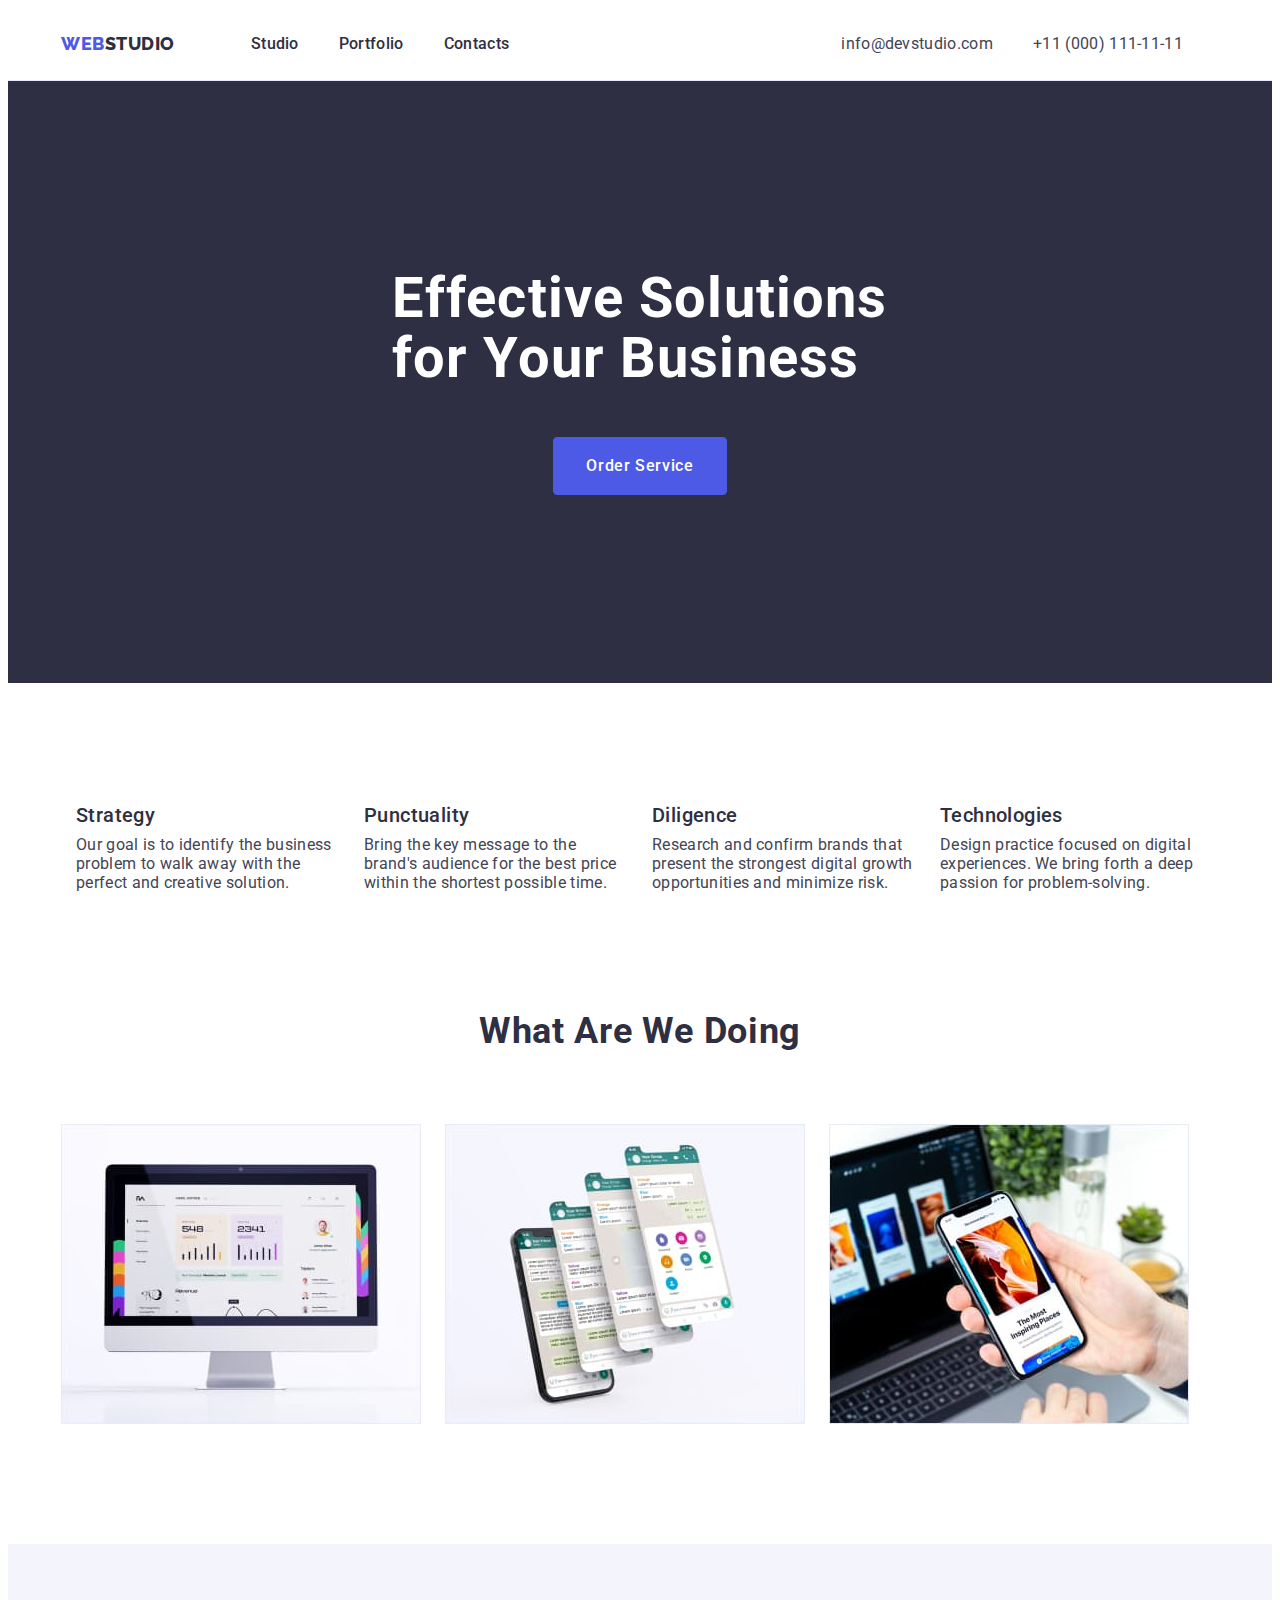
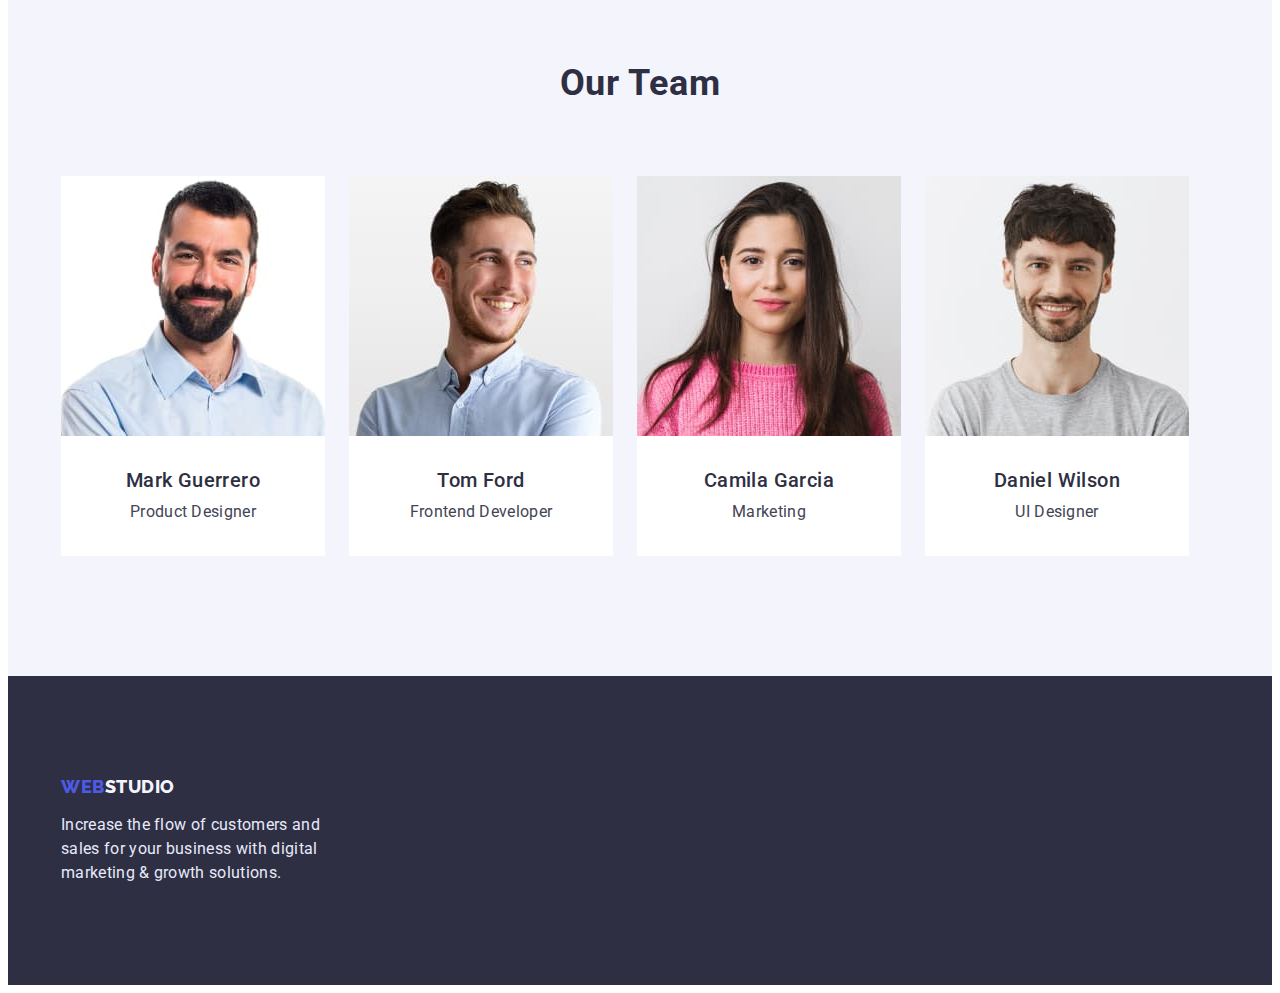
<file: index.html>
<!DOCTYPE html>
<html lang="en">
  <head>
    <meta charset="UTF-8" />
    <meta http-equiv="X-UA-Compatible" content="IE=edge" />
    <meta name="viewport" content="width=device-width, initial-scale=1.0" />
    <title>WebStudio</title>
    <link
      rel="stylesheet"
      href="https://cdnjs.cloudflare.com/ajax/libs/modern-normalize/1.1.0/modern-normalize.min.css"
      integrity="sha512-wpPYUAdjBVSE4KJnH1VR1HeZfpl1ub8YT/NKx4PuQ5NmX2tKuGu6U/JRp5y+Y8XG2tV+wKQpNHVUX03MfMFn9Q=="
      crossorigin="anonymous"
      referrerpolicy="no-referrer"
    />
    <link rel="preconnect" href="https://fonts.googleapis.com" />
    <link rel="preconnect" href="https://fonts.gstatic.com" crossorigin />
    <link
      href="https://fonts.googleapis.com/css2?family=Raleway:wght@800&family=Roboto:wght@400;500;700&display=swap"
      rel="stylesheet"
    />
    <link rel="stylesheet" href="./css/styles.css" />
  </head>
  <body>
    <header class="header">
      <div class="container header-container">
        <nav class="header-navigation">
          <a href="./index.html" class="header-logo link">
            Web <span>Studio</span></a
          >
          <ul class="header-list list">
            <li class="header-item">
              <a href="" class="header-link link">Studio</a>
            </li>
            <li class="header-item">
              <a href="portfolio.html" class="header-link link">Portfolio</a>
            </li>
            <li class="header-item">
              <a href="" class="header-link link">Contacts</a>
            </li>
          </ul>
        </nav>
        <address class="header-addres">
          <ul class="header-list list">
            <li>
              <a href="mailto:info@devstudio.com" class="header-mail link"
                >info@devstudio.com</a
              >
            </li>
            <li>
              <a href="tel:+110001111111" class="header-tel link"
                >+11 (000) 111-11-11</a
              >
            </li>
          </ul>
        </address>
      </div>
    </header>
    <main>
      <!-- Hero section -->
      <section class="hero">
        <div class="container">
          <h1 class="hero-title">Effective Solutions for Your Business</h1>
          <button type="button" class="hero-btn">Order Service</button>
        </div>
      </section>
      <!-- /Hero section -->
      <!-- Section first -->
      <section class="section-first">
        <div class="container">
          <h2 class="section-first-tittle visually-hidden">
            About the company
          </h2>
          <ul class="section-first-list list">
            <li class="section-first-item">
              <h3 class="section-first-heading">Strategy</h3>
              <p class="section-first-text">
                Our goal is to identify the business problem to walk away with
                the perfect and creative solution.
              </p>
            </li>
            <li class="section-first-item">
              <h3 class="section-first-heading">Punctuality</h3>
              <p class="section-first-text">
                Bring the key message to the brand's audience for the best price
                within the shortest possible time.
              </p>
            </li>
            <li class="section-first-item">
              <h3 class="section-first-heading">Diligence</h3>
              <p class="section-first-text">
                Research and confirm brands that present the strongest digital
                growth opportunities and minimize risk.
              </p>
            </li>
            <li class="section-first-item">
              <h3 class="section-first-heading">Technologies</h3>
              <p class="section-first-text">
                Design practice focused on digital experiences. We bring forth a
                deep passion for problem-solving.
              </p>
            </li>
          </ul>
        </div>
      </section>
      <!-- /Section first -->
      <!-- Section second -->
      <section class="section-second">
        <div class="container section-second-container">
          <h2 class="section-second-tittle">What are we doing</h2>
          <ul class="section-second-list list">
            <li class="section-second-item">
              <img
                src="./images/Whatarewedoing1.jpg"
                alt="An example of our work"
                width="360"
              />
            </li>
            <li class="section-second-item">
              <img
                src="./images/Whatarewedoing2.jpg"
                alt="An example of our work"
                width="360"
              />
            </li>
            <li class="section-second-item">
              <img
                src="./images/Whatarewedoing3.jpg"
                alt="An example of our work"
                width="360"
              />
            </li>
          </ul>
        </div>
      </section>
      <!-- /Section second -->
      <!-- Section third -->
      <section class="section-third">
        <div class="container section-third-container">
          <h2 class="section-third-tittle">Our Team</h2>
          <ul class="section-third-list list">
            <li class="section-third-item">
              <img
                src="./images/Mark.jpg"
                alt="photo of the employee"
                width="264"
              />
              <div class="section-third-item-container">
                <h3 class="section-third-heading">Mark Guerrero</h3>
                <p class="section-third-text">Product Designer</p>
              </div>
            </li>
            <li class="section-third-item">
              <img
                src="./images/Tom.jpg"
                alt="photo of the employee"
                width="264"
              />
              <div class="section-third-item-container">
                <h3 class="section-third-heading">Tom Ford</h3>
                <p class="section-third-text">Frontend Developer</p>
              </div>
            </li>
            <li class="section-third-item">
              <img
                src="./images/Camila.jpg"
                alt="photo of the employee"
                width="264"
              />
              <div class="section-third-item-container">
                <h3 class="section-third-heading">Camila Garcia</h3>
                <p class="section-third-text">Marketing</p>
              </div>
            </li>
            <li class="section-third-item">
              <img
                src="./images/Daniel.jpg"
                alt="photo of the employee"
                width="264"
              />
              <div class="section-third-item-container">
                <h3 class="section-third-heading">Daniel Wilson</h3>
                <p class="section-third-text">UI Designer</p>
              </div>
            </li>
          </ul>
        </div>
      </section>
      <!-- /Section third -->
    </main>
    <footer class="footer">
      <div class="container footer-container">
        <a href="./index.html" class="footer-logo link"
          >Web <span>Studio</span></a
        >
        <p class="footer-text">
          Increase the flow of customers and sales for your business with
          digital marketing & growth solutions.
        </p>
      </div>
    </footer>
  </body>
</html>
</file>
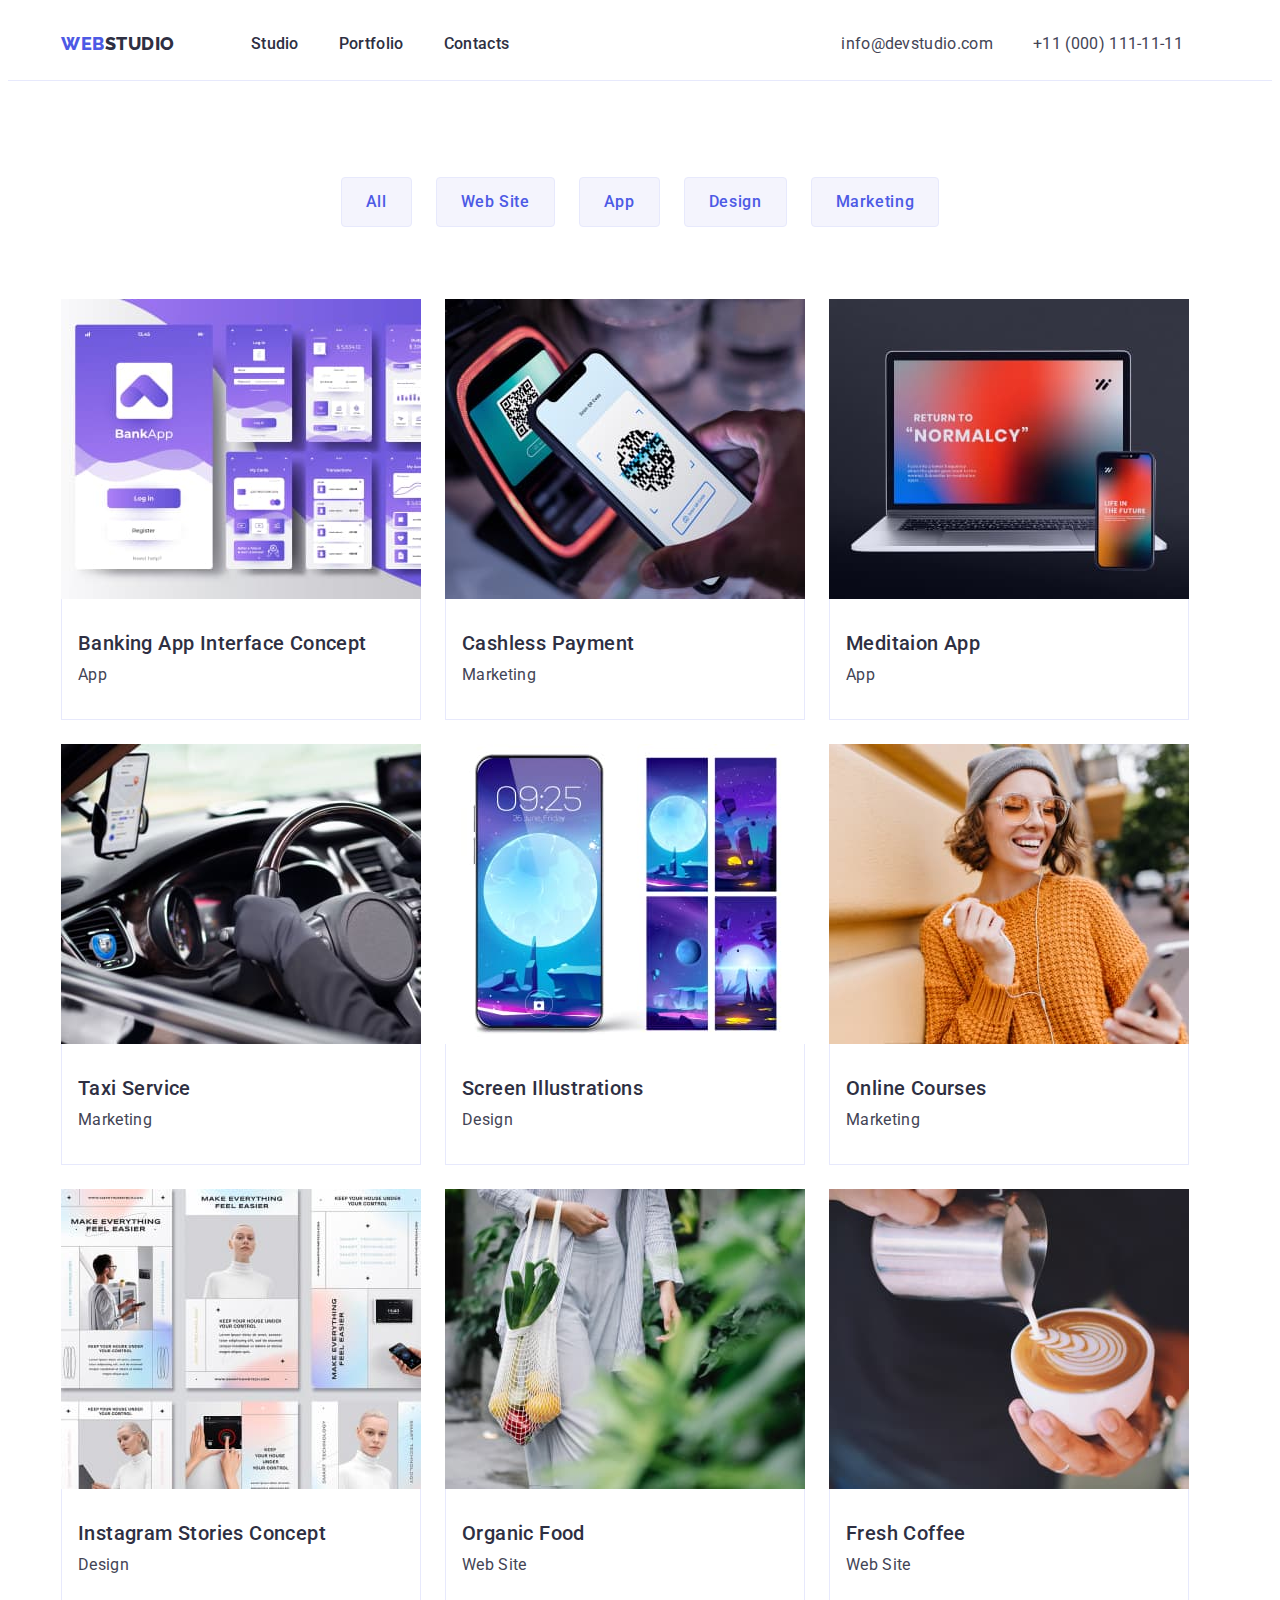
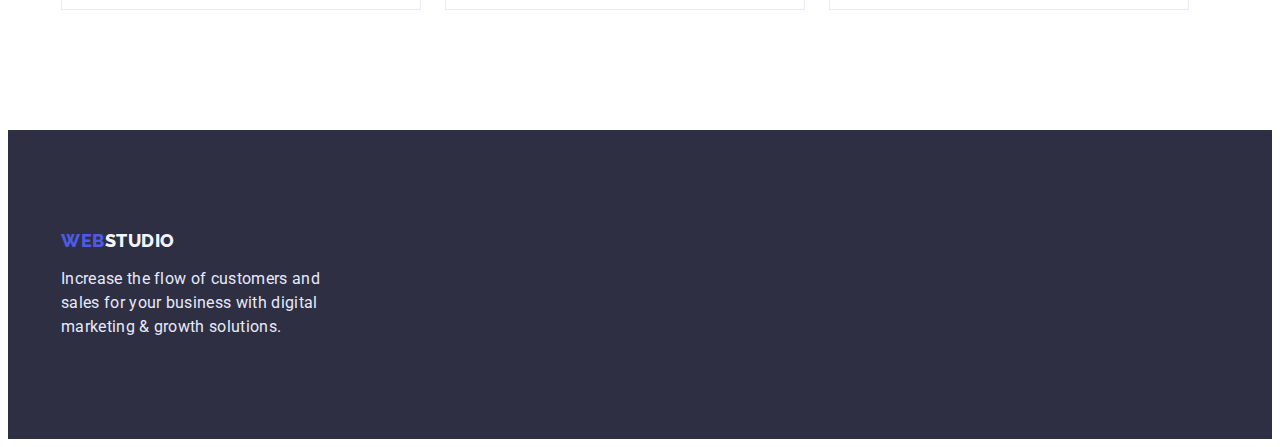
<file: portfolio.html>
<!DOCTYPE html>
<html lang="en">
  <head>
    <meta charset="UTF-8" />
    <meta http-equiv="X-UA-Compatible" content="IE=edge" />
    <meta name="viewport" content="width=device-width, initial-scale=1.0" />
    <title>Portfolio</title>
    <link
      rel="stylesheet"
      href="https://cdnjs.cloudflare.com/ajax/libs/modern-normalize/1.1.0/modern-normalize.min.css"
      integrity="sha512-wpPYUAdjBVSE4KJnH1VR1HeZfpl1ub8YT/NKx4PuQ5NmX2tKuGu6U/JRp5y+Y8XG2tV+wKQpNHVUX03MfMFn9Q=="
      crossorigin="anonymous"
      referrerpolicy="no-referrer"
    />
    <link rel="preconnect" href="https://fonts.googleapis.com" />
    <link rel="preconnect" href="https://fonts.gstatic.com" crossorigin />
    <link
      href="https://fonts.googleapis.com/css2?family=Raleway:wght@800&family=Roboto:wght@400;500;700&display=swap"
      rel="stylesheet"
    />
    <link rel="stylesheet" href="./css/styles.css" />
  </head>
  <body>
    <header class="header">
      <div class="container header-container">
        <nav class="header-navigation">
          <a href="./index.html" class="header-logo link">
            Web <span>Studio</span></a
          >
          <ul class="header-list list">
            <li class="header-item">
              <a href="index.html" class="header-link link">Studio</a>
            </li>
            <li class="header-item">
              <a href="portfolio.html" class="header-link link">Portfolio</a>
            </li>
            <li class="header-item">
              <a href="" class="header-link link">Contacts</a>
            </li>
          </ul>
        </nav>
        <address class="header-addres">
          <ul class="header-list list">
            <li>
              <a href="mailto:info@devstudio.com" class="header-mail link"
                >info@devstudio.com</a
              >
            </li>
            <li>
              <a href="tel:+110001111111" class="header-tel link"
                >+11 (000) 111-11-11</a
              >
            </li>
          </ul>
        </address>
      </div>
    </header>
    <main>
      <!-- Portfolio Section first -->
      <section class="portfolio-section-first">
        <div class="container prt-section-first-container">
          <h1 class="portfolio-menu visually-hidden">Menu</h1>
          <ul class="portfolio-section-first-list list">
            <li><button type="button" class="portfolio-btn">All</button></li>
            <li>
              <button type="button" class="portfolio-btn">Web Site</button>
            </li>
            <li><button type="button" class="portfolio-btn">App</button></li>
            <li>
              <button type="button" class="portfolio-btn">Design</button>
            </li>
            <li>
              <button type="button" class="portfolio-btn">Marketing</button>
            </li>
          </ul>
          <ul class="portfolio-section-second-lisst list">
            <li class="portfolio-section-second-item">
              <a href="" class="portfolio-section-second-link link"
                ><img src="./images/portfolio1.jpg" alt="Sample" width="360" />
                <div class="portfolio-section-second-content">
                  <h3 class="portfolio-section-second-heading">
                    Banking App Interface Concept
                  </h3>
                  <p class="portfolio-section-second-text">App</p>
                </div>
              </a>
            </li>
            <li class="portfolio-section-second-item">
              <a href="" class="portfolio-section-second-link link"
                ><img src="./images/portfolio2.jpg" alt="Sample" width="360" />
                <div class="portfolio-section-second-content">
                  <h3 class="portfolio-section-second-heading">
                    Cashless Payment
                  </h3>
                  <p class="portfolio-section-second-text">Marketing</p>
                </div>
              </a>
            </li>
            <li class="portfolio-section-second-item">
              <a href="" class="portfolio-section-second-link link"
                ><img src="./images/portfolio3.jpg" alt="Sample" width="360" />
                <div class="portfolio-section-second-content">
                  <h3 class="portfolio-section-second-heading">
                    Meditaion App
                  </h3>
                  <p class="portfolio-section-second-text">App</p>
                </div>
              </a>
            </li>
            <li class="portfolio-section-second-item">
              <a href="" class="portfolio-section-second-link link"
                ><img src="./images/portfolio4.jpg" alt="Sample" width="360" />
                <div class="portfolio-section-second-content">
                  <h3 class="portfolio-section-second-heading">Taxi Service</h3>
                  <p class="portfolio-section-second-text">Marketing</p>
                </div>
              </a>
            </li>
            <li class="portfolio-section-second-item">
              <a href="" class="portfolio-section-second-link link"
                ><img src="./images/portfolio5.jpg" alt="Sample" width="360" />
                <div class="portfolio-section-second-content">
                  <h3 class="portfolio-section-second-heading">
                    Screen Illustrations
                  </h3>
                  <p class="portfolio-section-second-text">Design</p>
                </div>
              </a>
            </li>
            <li class="portfolio-section-second-item">
              <a href="" class="portfolio-section-second-link link"
                ><img src="./images/portfolio6.jpg" alt="Sample" width="360" />
                <div class="portfolio-section-second-content">
                  <h3 class="portfolio-section-second-heading">
                    Online Courses
                  </h3>
                  <p class="portfolio-section-second-text">Marketing</p>
                </div>
              </a>
            </li>
            <li class="portfolio-section-second-item">
              <a href="" class="portfolio-section-second-link link"
                ><img src="./images/portfolio7.jpg" alt="Sample" width="360" />
                <div class="portfolio-section-second-content">
                  <h3 class="portfolio-section-second-heading">
                    Instagram Stories Concept
                  </h3>
                  <p class="portfolio-section-second-text">Design</p>
                </div>
              </a>
            </li>
            <li class="portfolio-section-second-item">
              <a href="" class="portfolio-section-second-link link"
                ><img src="./images/portfolio8.jpg" alt="Sample" width="360" />
                <div class="portfolio-section-second-content">
                  <h3 class="portfolio-section-second-heading">Organic Food</h3>
                  <p class="portfolio-section-second-text">Web Site</p>
                </div>
              </a>
            </li>
            <li class="portfolio-section-second-item">
              <a href="" class="portfolio-section-second-link link"
                ><img src="./images/portfolio9.jpg" alt="Sample" width="360" />
                <div class="portfolio-section-second-content">
                  <h3 class="portfolio-section-second-heading">Fresh Coffee</h3>
                  <p class="portfolio-section-second-text">Web Site</p>
                </div>
              </a>
            </li>
          </ul>
        </div>
      </section>
    </main>
    <footer class="footer">
      <div class="container footer-container">
        <a href="./index.html" class="footer-logo link"
          >Web <span>Studio</span></a
        >
        <p class="footer-text">
          Increase the flow of customers and sales for your business with
          digital marketing & growth solutions.
        </p>
      </div>
    </footer>
  </body>
</html>
</file>
<file: css/styles.css>
:root {
  --main-title-color: #fff;
  --secondary-title-color: #2e2f42;
  --main-text-color: #434455;
  --main-backgrounds-color: #2e2f42;
  --secondary-backgrounds-color: #f4f4fd;
  --basic-margin-text: 8px;
}

h1,
h2,
h3,
h4,
h5,
h6,
p {
  margin: 0;
}

ul {
  margin: 0;
  padding: 0;
}

img {
  display: block;
}

body {
  font-family: "Roboto", sans-serif;
  background-color: #ffffff;
  color: #2e2f42;
}

.container {
  max-width: 1158px;
  margin: 0 auto;
  padding-left: 15px;
  padding-right: 15px;
}

.list {
  list-style: none;
}

.link {
  text-decoration: none;
}

.visually-hidden {
  position: absolute;
  width: 1px;
  height: 1px;
  margin: -1px;
  border: 0;
  padding: 0;

  white-space: nowrap;
  clip-path: inset(100%);
  clip: rect(0 0 0 0);
  overflow: hidden;
}
/* Header */
.header {
  padding: 24px 0;
  border-bottom: 1px solid #e7e9fc;
}

.header-navigation {
  display: flex;
  flex-direction: row;
}

.header-list {
  display: flex;
  flex-direction: row;
  gap: 40px;
}

.header-logo {
  font-family: "Raleway", sans-serif;
  font-style: normal;
  font-weight: 800;
  font-size: 18px;
  line-height: 1.33;
  display: flex;
  align-items: center;
  letter-spacing: 0.03em;
  text-transform: uppercase;
  color: #4d5ae5;
  margin-right: 76px;
}
.header-logo span {
  color: #2e2f42;
}
.header-link {
  font-weight: 500;
  font-size: 16px;
  line-height: 1.5;
  letter-spacing: 0.02em;
  color: #2e2f42;
}
.header-link:hover,
.header-link:focus {
  color: #4d5ae5;
}

.header-container {
  display: flex;
  align-items: center;
}

.header-mail {
  font-style: normal;
  font-weight: 400;
  font-size: 16px;
  line-height: 1.5;
  letter-spacing: 0.02em;
  color: #434455;
  margin-left: 332px;
  margin-right: 0px;
}
.header-tel {
  font-style: normal;
  font-weight: 400;
  font-size: 16px;
  line-height: 1.5;
  letter-spacing: 0.02em;
  color: #434455;
}

.header-mail:hover,
.header-mail:focus {
  color: #4d5ae5;
}

.header-tel:hover,
.header-tel:focus {
  color: #4d5ae5;
}

/* Header */

/* Hero section */
.hero {
  background: var(--main-backgrounds-color);
  padding: 188px 0;
}

.hero-title {
  font-size: 56px;
  line-height: 1.07;
  letter-spacing: 0.02em;
  color: var(--main-title-color);
  margin: 0 auto 48px auto;
  width: 496px;
  display: block;
}

.hero-btn {
  min-width: 169px;
  font-family: inherit;
  font-weight: 500;
  font-size: 16px;
  line-height: 1.5;
  display: block;
  margin: 0 auto;
  align-items: center;
  letter-spacing: 0.04em;
  color: #ffffff;
  background: #4d5ae5;
  cursor: pointer;
  border: 1px solid #4d5ae5;
  border-radius: 4px;
  padding: 16px 32px;
}

.hero-btn:hover,
.hero-btn:focus {
  color: #ffffff;
  background: #404bbf;
  box-shadow: 0px 4px 4px rgba(0, 0, 0, 0.15);
  border-radius: 4px;
}
/* Hero section */

/* Section first */
.section-first {
  padding-top: 120px;
  padding-bottom: 120px;
}
.section-first-list {
  display: flex;
  justify-content: center;
  gap: 24px;
}
.section-first-heading {
  font-weight: 500;
  font-size: 20px;
  line-height: 1.2;
  letter-spacing: 0.02em;
  color: var(--secondary-title-color);
  margin-bottom: var(--basic-margin-text);
}
.section-first-text {
  font-weight: 400;
  font-size: 16px;
  line-height: 1.2;
  letter-spacing: 0.02em;
  color: var(--main-text-color);
  width: 264px;
}

/* Section-first */

/* Section second */
.section-second {
  padding-bottom: 120px;
}
.section-second-tittle {
  font-size: 36px;
  line-height: 1.11;
  letter-spacing: 0.02em;
  text-transform: capitalize;
  color: var(--secondary-title-color);
  margin-bottom: 72px;
  text-align: center;
}

.section-second-list {
  display: flex;
  flex-direction: row;
  gap: 24px;
}

/* Section second */

/* Section third */
.section-third {
  background: var(--secondary-backgrounds-color);
  padding: 120px 0;
}
.section-third-tittle {
  font-size: 36px;
  line-height: 1.11;
  letter-spacing: 0.02em;
  text-transform: capitalize;
  color: var(--secondary-title-color);
  margin-bottom: 72px;
  text-align: center;
}

.section-third-heading {
  font-weight: 500;
  font-size: 20px;
  line-height: 1.2;
  letter-spacing: 0.02em;
  margin-bottom: var(--basic-margin-text);
}
.section-third-text {
  font-weight: 400;
  font-size: 16px;
  line-height: 1.5;
  letter-spacing: 0.02em;
  color: var(--main-text-color);
}

.section-third-list {
  display: flex;
  flex-direction: row;
  gap: 24px;
}

.section-third-container {
  display: flex;
  flex-direction: column;
}

.section-third-item-container {
  display: flex;
  flex-direction: column;
  justify-content: center;
  align-items: center;
  background-color: var(--main-title-color);
  padding: 32px 15px;
}

/* Section third */

/* footer */
.footer {
  background: #2e2f42;
  padding: 100px 0;
}
.footer-logo {
  font-family: "Raleway", sans-serif;
  font-weight: 800;
  font-size: 18px;
  line-height: 1.17;
  display: flex;
  align-items: center;
  letter-spacing: 0.03em;
  text-transform: uppercase;
  color: #4d5ae5;
  margin-bottom: 16px;
}
.footer-logo span {
  color: #f4f4fd;
}
.footer-text {
  font-weight: 400;
  font-size: 16px;
  line-height: 1.5;
  letter-spacing: 0.02em;
  color: #e7e9fc;
  width: 264px;
}

.footer-container {
  display: flex;
  flex-direction: column;
}

/* footer */

/* Portfolio */

/*  Prt Section 1 */

.portfolio-section-first {
  padding-top: 96px;
  padding-bottom: 120px;
}

.portfolio-section-first-list {
  display: flex;
  flex-direction: row;
  justify-content: center;
  gap: 24px;
  margin-bottom: 72px;
}

.portfolio-btn {
  font-family: inherit;
  font-style: normal;
  font-weight: 500;
  font-size: 16px;
  line-height: 1.5;
  align-items: center;
  text-align: center;
  letter-spacing: 0.04em;
  color: #4d5ae5;
  background: #f4f4fd;
  cursor: pointer;
  border: 1px solid #e7e9fc;
  border-radius: 4px;
  padding: 12px 24px;
  display: flex;
}

.portfolio-btn:hover,
.portfolio-btn:focus {
  background-color: #4d5ae5;
  color: #ffffff;
}

/* Prt Section second */
.portfolio-section-second-heading {
  font-weight: 500;
  font-size: 20px;
  line-height: 1.2;
  letter-spacing: 0.02em;
  color: var(--secondary-title-color);
  margin-bottom: 8px;
}
.portfolio-section-second-text {
  font-weight: 400;
  font-size: 16px;
  line-height: 1.5;
  letter-spacing: 0.02em;
  color: var(--main-text-color);
}

.portfolio-section-second-lisst {
  display: flex;
  flex-wrap: wrap;
  gap: 24px;
}
.portfolio-section-second-content {
  display: flex;
  flex-direction: column;
  justify-content: center;
  background-color: #fff;
  padding: 32px 16px;
  border: 1px solid #e7e9fc;
  border-top: 0;
}

.prtss-container {
  display: flex;
  flex-wrap: wrap;
  gap: 24px;
}

.prtsf-container {
  display: flex;
  flex-direction: row;
  gap: 24px;
  justify-content: center;
  padding-top: 93px;
}
</file>
